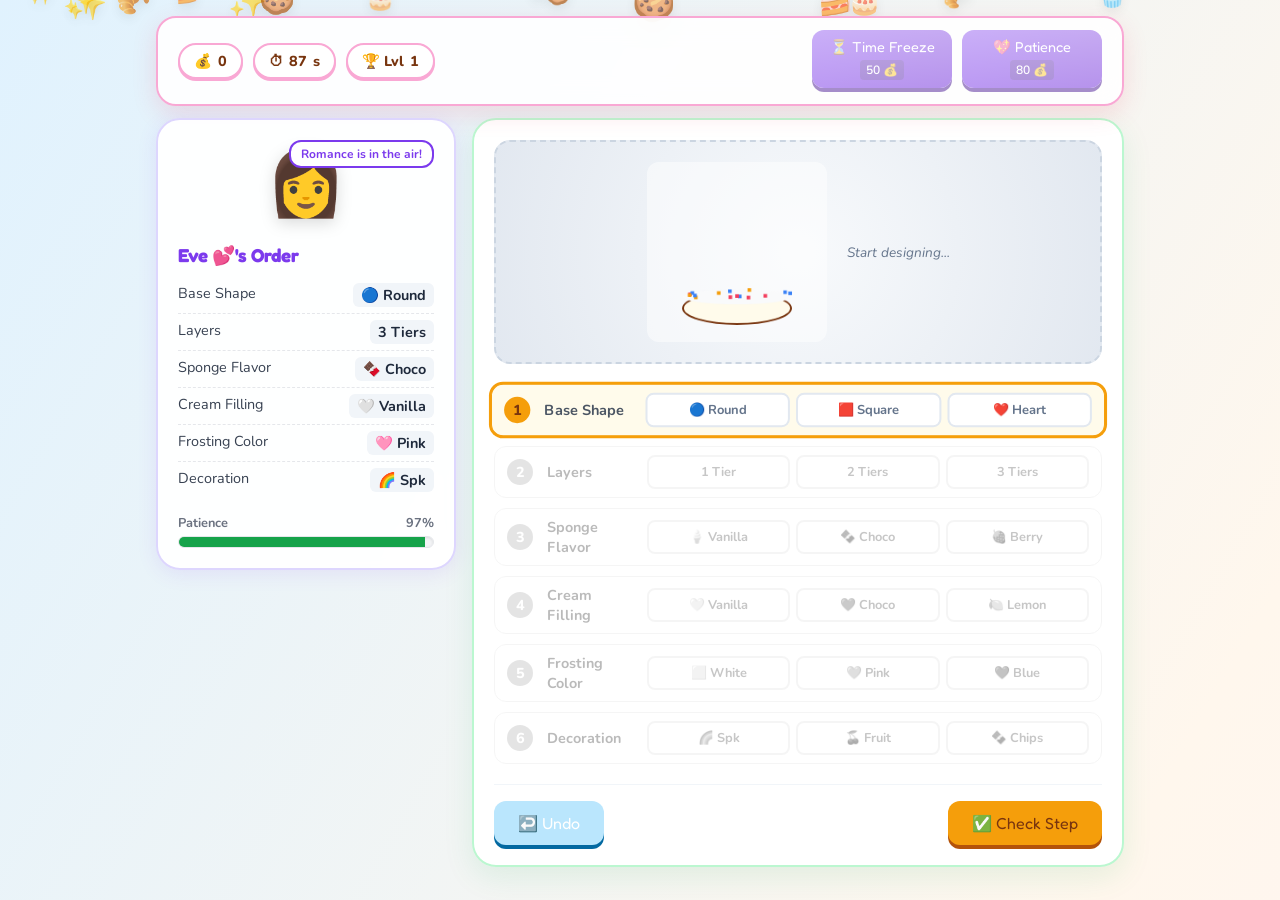
<file: index.html>
<!DOCTYPE html>
<html lang="en">
<head>
<meta charset="UTF-8">
<meta name="viewport" content="width=device-width, initial-scale=1.0">
<title>🎂 Cake Design Game: Bakery Tycoon</title>
<style>
  @import url('https://fonts.googleapis.com/css2?family=Fredoka+One&family=Nunito:wght@400;600;700;800&display=swap');

  *, *::before, *::after { box-sizing: border-box; margin: 0; padding: 0; user-select: none; }

  :root {
    --pink:    #f9a8d4;
    --rose:    #f43f5e;
    --cream:   #fff7ed;
    --brown:   #78350f;
    --warm:    #fef3c7;
    --gold:    #f59e0b;
    --lilac:   #ddd6fe;
    --purple:  #7c3aed;
    --mint:    #bbf7d0;
    --green:   #16a34a;
    --sky:     #bae6fd;
    --blue:    #0284c7;
    --dark:    #1e293b;
  }

  body {
    font-family: 'Nunito', sans-serif;
    background: var(--cream);
    min-height: 100vh;
    overflow-x: hidden;
    /* Hide scrollbar for immersive feel */
    scrollbar-width: none; 
    -ms-overflow-style: none;
  }
  body::-webkit-scrollbar { display: none; }

  /* ─────────────────────────────────────────────────────────────
     NEW: BACKGROUND ANIMATION SYSTEM
     ───────────────────────────────────────────────────────────── */
  
  /* 1. The Main Canvas Container */
  #bakery-bg {
    position: fixed; 
    inset: 0; 
    z-index: 0;
    /* Dynamic Gradient Sky Animation */
    background: linear-gradient(300deg, #ffeef8, #fff7ed, #e0f2fe);
    background-size: 180% 180%;
    animation: skyShift 20s ease infinite;
    overflow: hidden;
    pointer-events: none;
  }

  /* Animation: Sky Color Shift */
  @keyframes skyShift {
    0% { background-position: 0% 50%; }
    50% { background-position: 100% 50%; }
    100% { background-position: 0% 50%; }
  }

  /* 2. Floating Bubbles (Magical Baking Dust) */
  .bubble {
    position: absolute;
    bottom: -50px;
    background: radial-gradient(circle at 30% 30%, rgba(255,255,255,0.9), rgba(255,255,255,0.1));
    border: 1px solid rgba(255,255,255,0.4);
    border-radius: 50%;
    pointer-events: none;
    animation: floatUpBubble linear infinite;
    opacity: 0;
  }

  @keyframes floatUpBubble {
    0% { transform: translateY(0) scale(0.5); opacity: 0; }
    20% { opacity: 0.6; }
    80% { opacity: 0.6; }
    100% { transform: translateY(-120vh) scale(1.2); opacity: 0; }
  }

  /* 3. Falling Confetti/Crumbs */
  .crumb {
    position: absolute;
    top: -20px;
    font-size: 1.2rem;
    opacity: 0.7;
    pointer-events: none;
    animation: fallDown linear infinite;
    filter: drop-shadow(0 4px 6px rgba(0,0,0,0.1));
  }

  @keyframes fallDown {
    0% { transform: translateY(0) rotate(0deg); opacity: 0; }
    10% { opacity: 0.8; }
    90% { opacity: 0.8; }
    100% { transform: translateY(110vh) rotate(360deg); opacity: 0; }
  }

  /* 4. Parallax Clouds */
  .cloud {
    position: absolute;
    background: #fff;
    border-radius: 50px;
    opacity: 0.6;
    filter: blur(8px);
    animation: driftCloud linear infinite;
  }
  .cloud::after, .cloud::before {
    content: ''; position: absolute; background: inherit; border-radius: 50%;
  }
  @keyframes driftCloud {
    from { transform: translateX(-150px); }
    to { transform: translateX(110vw); }
  }

  /* ── Layout ─────────────────────────────────────────── */
  #app {
    position: relative; z-index: 1;
    max-width: 1000px;
    margin: 0 auto;
    padding: 16px;
    display: flex;
    flex-direction: column;
    gap: 12px;
  }

  /* ── Header / HUD ───────────────────────────────────── */
  header {
    display: flex; gap: 12px; flex-wrap: wrap; align-items: center;
    justify-content: space-between;
    background: rgba(255,255,255,0.9);
    backdrop-filter: blur(12px); /* Stronger blur for readability against new bg */
    border-radius: 20px;
    padding: 12px 20px;
    border: 2px solid var(--pink);
    box-shadow: 0 8px 24px rgba(244,63,94,0.15);
  }

  .stats-group { display: flex; gap: 10px; flex-wrap: wrap; }
  
  .hud-chip {
    display: flex; align-items: center; gap: 6px;
    background: white;
    border: 2px solid var(--pink);
    border-radius: 20px;
    padding: 6px 14px;
    font-weight: 800;
    font-size: 0.9rem;
    color: var(--brown);
    box-shadow: 0 2px 0 var(--pink);
    transition: transform 0.2s;
  }
  .hud-chip:hover { transform: translateY(-2px); }
  .hud-chip.urgent { border-color: var(--rose); color: var(--rose); animation: pulse 0.8s infinite; }

  @keyframes pulse { 0%{box-shadow: 0 0 0 0 rgba(244,63,94,0.4);} 70%{box-shadow: 0 0 0 10px rgba(244,63,94,0);} 100%{box-shadow: 0 0 0 0 rgba(244,63,94,0);} }

  .money-display { color: var(--gold); font-size: 1.1rem; }

  /* ── Shop Bar ───────────────────────────────────────── */
  #shop-bar {
    display: flex; gap: 10px; overflow-x: auto; padding-bottom: 4px;
    scrollbar-width: none;
  }
  .powerup-btn {
    flex: 1; min-width: 140px;
    background: linear-gradient(135deg, var(--purple), #6d28d9); 
    color: white;
    border: none; border-radius: 12px;
    padding: 8px 12px;
    font-family: 'Fredoka One', cursive;
    font-size: 0.9rem;
    cursor: pointer;
    display: flex; flex-direction: column; align-items: center; justify-content: center;
    transition: transform 0.1s, filter 0.2s, box-shadow 0.2s;
    position: relative;
    overflow: hidden;
    box-shadow: 0 4px 0 #4c1d95;
  }
  .powerup-btn::before {
    content: ''; position: absolute; top:0; left:0; width:100%; height:100%;
    background: linear-gradient(rgba(255,255,255,0.2), transparent);
    pointer-events: none;
  }
  .powerup-btn:hover:not(:disabled) { transform: translateY(-2px); filter: brightness(1.1); box-shadow: 0 6px 0 #4c1d95; }
  .powerup-btn:active:not(:disabled) { transform: translateY(2px); box-shadow: 0 2px 0 #4c1d95; }
  .powerup-btn:disabled { background: #cbd5e1; cursor: not-allowed; opacity: 0.8; box-shadow: none; }
  .powerup-cost { font-size: 0.75rem; font-family: 'Nunito', sans-serif; font-weight: 600; background: rgba(0,0,0,0.2); padding: 2px 6px; border-radius: 4px; margin-top: 4px; }

  /* ── Main Grid ───────────────────────────────────────── */
  .game-grid {
    display: grid;
    grid-template-columns: 300px 1fr;
    gap: 16px;
    align-items: start;
  }

  /* ── Left: Customer & Order ─────────────────────────── */
  .customer-panel {
    background: rgba(255,255,255,0.95);
    backdrop-filter: blur(5px);
    border-radius: 24px;
    border: 2px solid var(--lilac);
    padding: 20px;
    box-shadow: 0 4px 20px rgba(124,58,237,0.1);
  }

  .customer-visual {
    text-align: center; margin-bottom: 16px; position: relative;
  }
  .char-emoji { font-size: 4rem; animation: bop 2s ease-in-out infinite; display: block; filter: drop-shadow(0 4px 8px rgba(0,0,0,0.15)); }
  .char-bubble {
    position: absolute; top: 0; right: 0;
    background: white; border: 2px solid var(--purple);
    padding: 4px 10px; border-radius: 12px; font-size: 0.75rem;
    font-weight: 700; color: var(--purple);
    white-space: nowrap; animation: float 3s ease-in-out infinite;
  }
  
  .order-list { font-size: 0.9rem; color: #374151; }
  .order-item {
    display: flex; justify-content: space-between;
    padding: 6px 0; border-bottom: 1px dashed #e5e7eb;
  }
  .order-item:last-child { border-bottom: none; }
  .order-val { font-weight: 700; color: var(--dark); background: #f1f5f9; padding: 2px 8px; border-radius: 6px; }

  .patience-container { margin-top: 16px; }
  .patience-label { display: flex; justify-content: space-between; font-size: 0.8rem; font-weight: 700; margin-bottom: 4px; color: #6b7280; }
  .patience-track { height: 12px; background: #f3f4f6; border-radius: 6px; overflow: hidden; border: 1px solid #e5e7eb; box-shadow: inset 0 1px 3px rgba(0,0,0,0.1); }
  .patience-fill { height: 100%; width: 100%; background: var(--green); transition: width 0.5s linear, background 0.3s; position: relative; overflow: hidden;}
  /* Shimmer effect on bar */
  .patience-fill::after {
    content: ''; position: absolute; top: 0; left: 0; bottom: 0; right: 0;
    background: linear-gradient(90deg, transparent, rgba(255,255,255,0.4), transparent);
    transform: translateX(-100%);
    animation: shimmer 2s infinite;
  }
  @keyframes shimmer { 100% { transform: translateX(100%); } }

  /* ── Right: Workstation ─────────────────────────────── */
  .workstation {
    background: rgba(255,255,255,0.98);
    border-radius: 24px;
    border: 2px solid var(--mint);
    padding: 20px;
    box-shadow: 0 10px 30px rgba(22,163,74,0.1);
    display: flex; flex-direction: column; gap: 20px;
  }

  .preview-stage {
    display: flex; gap: 20px; align-items: center; justify-content: center;
    background: radial-gradient(circle, #f8fafc 0%, #e2e8f0 100%); 
    border-radius: 16px; padding: 20px;
    border: 2px dashed #cbd5e1;
    position: relative;
  }
  #cake-canvas { 
    width: 180px; height: 180px; 
    background: rgba(255,255,255,0.5);
    border-radius: 12px;
  }
  .cake-status { font-size: 0.85rem; color: #64748b; font-style: italic; max-width: 150px; text-align: center; }

  /* Step List */
  .steps-container {
    display: flex; flex-direction: column; gap: 10px;
  }
  .step-row {
    display: grid; grid-template-columns: 30px 90px 1fr;
    gap: 10px; align-items: center;
    background: white; padding: 8px 12px; border-radius: 12px;
    border: 1px solid #e5e7eb; transition: all 0.3s;
  }
  .step-row.active {
    border-color: var(--gold); background: #fffbeb;
    box-shadow: 0 0 0 2px var(--gold);
    transform: scale(1.01);
  }
  .step-row.locked { opacity: 0.4; pointer-events: none; filter: grayscale(1); }
  .step-row.done { opacity: 0.6; background: #dcfce7; border-color: #86efac; }

  .step-num {
    width: 26px; height: 26px; border-radius: 50%;
    background: var(--pink); color: white; font-weight: 800;
    display: flex; align-items: center; justify-content: center; font-size: 0.9rem;
  }
  .step-row.done .step-num { background: var(--green); }
  .step-row.active .step-num { background: var(--gold); color: var(--brown); animation: spin 0.5s ease-out; }
  @keyframes spin { 0% { transform: rotate(-45deg); } 100% { transform: rotate(0deg); } }

  .step-label { font-weight: 700; font-size: 0.9rem; color: #4b5563; }

  .options-grid { display: flex; gap: 6px; }
  
  .opt-btn {
    flex: 1; border: 2px solid #e2e8f0; border-radius: 8px;
    padding: 6px 4px; background: white; font-size: 0.8rem;
    font-weight: 700; font-family: 'Nunito'; cursor: pointer;
    transition: all 0.2s; color: #64748b;
    position: relative; overflow: hidden;
  }
  .opt-btn::after {
    content:''; position: absolute; inset:0; background: var(--purple); opacity: 0; transition: opacity 0.2s;
  }
  .opt-btn:hover:not(:disabled) { border-color: var(--gold); background: #fffbeb; transform: translateY(-2px); }
  .opt-btn.selected { 
    background: var(--purple); color: white; border-color: var(--purple); 
    box-shadow: 0 4px 10px rgba(124,58,237,0.3); transform: translateY(-2px);
  }

  /* Action Bar */
  .action-bar {
    display: flex; gap: 12px; justify-content: space-between; align-items: center;
    margin-top: auto; padding-top: 16px; border-top: 1px solid #f1f5f9;
  }
  .main-btn {
    padding: 12px 24px; border: none; border-radius: 12px;
    font-family: 'Fredoka One'; font-size: 1rem; cursor: pointer;
    color: white; transition: all 0.1s;
    box-shadow: 0 4px 0 rgba(0,0,0,0.15);
    position: relative; top: 0;
  }
  .main-btn:active { top: 4px; box-shadow: none; }
  .btn-check { background: var(--gold); color: var(--brown); box-shadow: 0 4px 0 #b45309; }
  .btn-check:active { box-shadow: 0 0 0 #b45309; top: 4px; }
  .btn-finish { background: var(--rose); box-shadow: 0 4px 0 #be123c; }
  .btn-undo { background: var(--sky); box-shadow: 0 4px 0 #0369a1; }

  /* Particles */
  .particle {
    position: absolute; pointer-events: none; border-radius: 50%;
    animation: pop 0.6s ease-out forwards; z-index: 100;
  }
  @keyframes pop {
    0% { transform: translate(0,0) scale(1); opacity: 1; }
    100% { transform: translate(var(--tx), var(--ty)) scale(0); opacity: 0; }
  }

  /* Result Overlay */
  #result-overlay {
    position: fixed; inset: 0; background: rgba(0,0,0,0.6); z-index: 50;
    display: none; align-items: center; justify-content: center; backdrop-filter: blur(8px);
  }
  .modal {
    background: white; border-radius: 24px; padding: 30px; width: 90%; max-width: 400px;
    text-align: center; animation: popIn 0.4s cubic-bezier(0.34, 1.56, 0.64, 1);
    box-shadow: 0 20px 50px rgba(0,0,0,0.2);
  }
  @keyframes popIn { from{transform:scale(0.8); opacity:0;} to{transform:scale(1); opacity:1;} }
  
  .modal-emoji { font-size: 5rem; display: block; margin-bottom: 10px; animation: bop 1s infinite; }
  .modal-title { font-family: 'Fredoka One'; font-size: 1.8rem; color: var(--dark); margin-bottom: 5px; }
  .modal-score { font-size: 2.5rem; font-weight: 900; color: var(--rose); margin: 10px 0; }
  .modal-details { text-align: left; background: #f8fafc; padding: 15px; border-radius: 12px; margin-bottom: 20px; font-size: 0.9rem; color: #475569; }

  /* Responsive */
  @media(max-width: 768px) {
    .game-grid { grid-template-columns: 1fr; }
    .preview-stage { flex-direction: column; }
    .step-row { grid-template-columns: 30px 1fr; }
    .step-label { display: none; } 
    header { flex-direction: column; align-items: stretch; }
    .stats-group { justify-content: space-between; }
  }
  
  /* Floating Animations for UI Elements */
  @keyframes bop { 0%,100%{transform:scale(1) translateY(0);} 50%{transform:scale(1.05) translateY(-5px);} }
  @keyframes float { 0%,100%{transform:translateY(0);} 50%{transform:translateY(-5px);} }
</style>
</head>
<body>

<!-- NEW ENHANCED BACKGROUND -->
<div id="bakery-bg">
  <!-- Elements injected via JS -->
</div>

<div id="app">
  <!-- HEADER -->
  <header>
    <div class="stats-group">
      <div class="hud-chip" id="score-chip">💰 <span id="score">0</span></div>
      <div class="hud-chip" id="time-chip">⏱ <span id="time">90</span>s</div>
      <div class="hud-chip">🏆 Lvl <span id="level">1</span></div>
    </div>
    
    <!-- SHOP -->
    <div id="shop-bar">
      <button class="powerup-btn" id="btn-buy-time" onclick="buyPowerUp('time')">
        <span>⏳ Time Freeze</span>
        <span class="powerup-cost">50 💰</span>
      </button>
      <button class="powerup-btn" id="btn-buy-patience" onclick="buyPowerUp('patience')">
        <span>💖 Patience</span>
        <span class="powerup-cost">80 💰</span>
      </button>
    </div>
  </header>

  <!-- MAIN GAME GRID -->
  <div class="game-grid">
    
    <!-- LEFT PANEL: Customer & Order -->
    <div class="customer-panel">
      <div class="customer-visual">
        <span class="char-emoji" id="char-emoji">👩‍🍳</span>
        <div class="char-bubble" id="char-bubble">Order up!</div>
      </div>
      
      <h3 style="font-family:'Fredoka One'; color:var(--purple); margin-bottom:10px;" id="cust-name">Customer Name</h3>
      <div class="order-list" id="order-details">
        <!-- Filled by JS -->
      </div>

      <div class="patience-container">
        <div class="patience-label">
          <span>Patience</span>
          <span id="patience-pct">100%</span>
        </div>
        <div class="patience-track">
          <div class="patience-fill" id="patience-bar"></div>
        </div>
      </div>
    </div>

    <!-- RIGHT PANEL: Workstation -->
    <div class="workstation">
      
      <!-- Preview Canvas -->
      <div class="preview-stage">
        <canvas id="cake-canvas" width="200" height="200"></canvas>
        <div class="cake-status" id="cake-status">Start designing...</div>
      </div>

      <!-- Steps -->
      <div class="steps-container" id="steps-list">
        <!-- Generated by JS -->
      </div>

      <!-- Actions -->
      <div class="action-bar">
        <button class="main-btn btn-undo" onclick="undoStep()" id="btn-undo" disabled>↩️ Undo</button>
        <button class="main-btn btn-check" onclick="checkStep()" id="btn-check">✅ Check Step</button>
        <button class="main-btn btn-finish" onclick="finishGame()" id="btn-finish" style="display:none;">🎂 Deliver!</button>
      </div>
    </div>
  </div>
</div>

<!-- RESULT MODAL -->
<div id="result-overlay">
  <div class="modal">
    <span class="modal-emoji" id="res-emoji">🎉</span>
    <div class="modal-title" id="res-title">Great Job!</div>
    <div class="modal-score" id="res-score">+150</div>
    <div class="modal-details" id="res-details"></div>
    <button class="main-btn btn-check" style="width:100%" onclick="nextLevel()">Next Customer ➡️</button>
  </div>
</div>

<script>
/** 
 * CAKE TYCOON - Updated Game Logic with Enhanced Backgrounds
 */

// --- CONFIG & DATA ---
const CUSTOMERS = [
  { name: "Alice 🌸", emoji: "👩‍🦰", msg: "I need something sweet!" },
  { name: "Bob 🤵",   emoji: "🧔",   msg: "It's a special occasion!" },
  { name: "Clara 👶", emoji: "👱‍♀️", msg: "For my little one!" },
  { name: "Dave 🥳", emoji: "🧑",   msg: "Make it big!" },
  { name: "Eve 💕",  emoji: "👩",   msg: "Romance is in the air!" },
  { name: "Frank 👨‍🍳", emoji: "👨‍🍳", msg: "I'm a critic, impress me." }
];

const STEPS_CONFIG = [
  { id: 'shape', label: 'Base Shape', opts: [
    { val: 'round', icon: '🔵 Round' }, { val: 'square', icon: '🟥 Square' }, { val: 'heart', icon: '❤️ Heart' }
  ]},
  { id: 'layers', label: 'Layers', opts: [
    { val: '1', icon: '1 Tier' }, { val: '2', icon: '2 Tiers' }, { val: '3', icon: '3 Tiers' }
  ]},
  { id: 'flavor', label: 'Sponge Flavor', opts: [
    { val: 'vanilla', icon: '🍦 Vanilla' }, { val: 'choco', icon: '🍫 Choco' }, { val: 'straw', icon: '🍓 Berry' }
  ]},
  { id: 'filling', label: 'Cream Filling', opts: [
    { val: 'vanilla', icon: '🤍 Vanilla' }, { val: 'choco', icon: '🤎 Choco' }, { val: 'lemon', icon: '🍋 Lemon' }
  ]},
  { id: 'frosting', label: 'Frosting Color', opts: [
    { val: 'white', icon: '⬜ White' }, { val: 'pink', icon: '🩷 Pink' }, { val: 'blue', icon: '💙 Blue' }
  ]},
  { id: 'deco', label: 'Decoration', opts: [
    { val: 'sprinkles', icon: '🌈 Spk' }, { val: 'fruit', icon: '🍒 Fruit' }, { val: 'choc', icon: '🍫 Chips' }
  ]}
];

const TOPPER_STEP = { 
  id: 'topper', label: 'Message Topper', opts: [
    { val: 'bday', icon: '🎂 Happy B-Day' }, { val: 'love', icon: '❤️ Love' }, { val: 'congrats', icon: '🎉 Congrats' }
  ]
};

const COLORS = {
  vanilla: '#fffbeb', choco: '#78350f', straw: '#fce7f3',
  white: '#f9fafb', pink: '#fbcfe8', blue: '#bfdbfe',
  lemon: '#fef08a'
};

// --- STATE ---
let state = {
  score: 0,
  level: 1,
  time: 90,
  patience: 100,
  order: {},
  currentStepIdx: 0,
  selections: {},
  gameActive: false,
  timerInt: null,
  patienceInt: null
};

// --- AUDIO ENGINE ---
const AudioEngine = {
  ctx: null,
  init: function() {
    if (!this.ctx) this.ctx = new (window.AudioContext || window.webkitAudioContext)();
  },
  playTone: function(freq, type='sine', dur=0.1) {
    if (!this.ctx) return;
    const osc = this.ctx.createOscillator();
    const gain = this.ctx.createGain();
    osc.type = type;
    osc.frequency.setValueAtTime(freq, this.ctx.currentTime);
    gain.gain.setValueAtTime(0.1, this.ctx.currentTime);
    gain.gain.exponentialRampToValueAtTime(0.001, this.ctx.currentTime + dur);
    osc.connect(gain);
    gain.connect(this.ctx.destination);
    osc.start();
    osc.stop(this.ctx.currentTime + dur);
  },
  playClick: function() { this.playTone(600, 'triangle', 0.05); },
  playSuccess: function() { 
    this.playTone(800, 'sine', 0.1); 
    setTimeout(()=>this.playTone(1200, 'sine', 0.2), 100);
  },
  playError: function() { 
    this.playTone(200, 'sawtooth', 0.2); 
    setTimeout(()=>this.playTone(150, 'sawtooth', 0.3), 150);
  },
  playWin: function() {
    [0, 150, 300].forEach((d, i) => {
      setTimeout(() => this.playTone(523.25 + (i*100), 'square', 0.2), d);
    });
  }
};

// --- GAME LOGIC ---

function initGame() {
  document.body.addEventListener('click', () => AudioEngine.init(), {once:true});
  renderShop();
  initBackground(); // Initialize the fancy background
  startLevel();
}

function startLevel() {
  state.gameActive = true;
  state.currentStepIdx = 0;
  state.selections = {};
  
  const baseTime = 90;
  state.time = Math.max(30, baseTime - (state.level * 2)); 
  state.patience = 100;
  
  state.order = generateOrder();
  
  document.getElementById('level').innerText = state.level;
  updateScore(0); 
  renderCustomer();
  renderSteps();
  updatePreview();
  updateHUD();
  
  clearInterval(state.timerInt);
  clearInterval(state.patienceInt);
  
  state.timerInt = setInterval(gameTick, 1000);
  state.patienceInt = setInterval(patienceTick, 100);
  
  document.getElementById('btn-finish').style.display = 'none';
  document.getElementById('btn-check').style.display = 'block';
}

function generateOrder() {
  let steps = [...STEPS_CONFIG];
  if (state.level >= 2) steps.push(TOPPER_STEP);
  
  let ord = {};
  steps.forEach(s => {
    const opt = s.opts[Math.floor(Math.random() * s.opts.length)];
    ord[s.id] = opt.val;
  });
  return ord;
}

function gameTick() {
  if (!state.gameActive) return;
  state.time--;
  if (state.time <= 0) gameOver();
  updateHUD();
}

function patienceTick() {
  if (!state.gameActive) return;
  const drain = 0.2 + (state.level * 0.05);
  state.patience = Math.max(0, state.patience - drain);
  
  if (state.patience <= 0) {
    gameOver();
  }
  updatePatienceBar();
}

function gameOver() {
  state.gameActive = false;
  clearInterval(state.timerInt);
  clearInterval(state.patienceInt);
  AudioEngine.playError();
  showModal('😢', "Time's Up!", 0, "The customer left angry.");
}

function buyPowerUp(type) {
  if (!state.gameActive) return;
  
  const cost = type === 'time' ? 50 : 80;
  if (state.score >= cost) {
    updateScore(-cost);
    AudioEngine.playClick();
    
    if (type === 'time') {
      state.time += 20;
      spawnParticles(document.getElementById('btn-buy-time'), '#3b82f6');
      showToast('+20 Seconds!', 'success');
    } else {
      state.patience = Math.min(100, state.patience + 30);
      spawnParticles(document.getElementById('btn-buy-patience'), '#f43f5e');
      showToast('Patience Restored!', 'success');
    }
    updateHUD();
    updatePatienceBar();
  } else {
    AudioEngine.playError();
    showToast('Not enough money!', 'fail');
  }
}

// --- UI RENDERERS ---

function renderShop() {
  const updateBtn = (id, cost) => {
    const btn = document.getElementById(id);
    if (state.score < cost) btn.style.opacity = '0.5';
    else btn.style.opacity = '1';
  };
  updateBtn('btn-buy-time', 50);
  updateBtn('btn-buy-patience', 80);
}

function updateScore(amt) {
  state.score += amt;
  document.getElementById('score').innerText = state.score;
  renderShop();
}

function updateHUD() {
  const timeEl = document.getElementById('time');
  timeEl.innerText = state.time;
  const chip = document.getElementById('time-chip');
  
  if (state.time < 15) {
    chip.classList.add('urgent');
    timeEl.style.color = '#f43f5e';
  } else {
    chip.classList.remove('urgent');
    timeEl.style.color = 'inherit';
  }
}

function updatePatienceBar() {
  const bar = document.getElementById('patience-bar');
  const pct = document.getElementById('patience-pct');
  const w = Math.max(0, state.patience);
  
  bar.style.width = w + '%';
  pct.innerText = Math.floor(w) + '%';
  
  if (w > 60) bar.style.background = 'var(--green)';
  else if (w > 30) bar.style.background = 'var(--gold)';
  else bar.style.background = 'var(--rose)';
}

function renderCustomer() {
  const c = CUSTOMERS[Math.floor(Math.random() * CUSTOMERS.length)];
  document.getElementById('char-emoji').innerText = c.emoji;
  document.getElementById('char-bubble').innerText = c.msg;
  document.getElementById('cust-name').innerText = c.name + "'s Order";
  
  let html = '';
  let allSteps = [...STEPS_CONFIG];
  if (state.level >= 2) allSteps.push(TOPPER_STEP);
  
  allSteps.forEach(s => {
    const label = s.label;
    const optObj = s.opts.find(o => o.val === state.order[s.id]);
    const valDisplay = optObj ? optObj.icon : state.order[s.id];
    
    html += `<div class="order-item"><span>${label}</span><span class="order-val">${valDisplay}</span></div>`;
  });
  document.getElementById('order-details').innerHTML = html;
}

function renderSteps() {
  const container = document.getElementById('steps-list');
  container.innerHTML = '';
  
  let allSteps = [...STEPS_CONFIG];
  if (state.level >= 2) allSteps.push(TOPPER_STEP);
  
  allSteps.forEach((step, idx) => {
    const isDone = idx < state.currentStepIdx;
    const isActive = idx === state.currentStepIdx;
    const isLocked = idx > state.currentStepIdx;
    
    const div = document.createElement('div');
    div.className = `step-row ${isDone ? 'done' : ''} ${isActive ? 'active' : ''} ${isLocked ? 'locked' : ''}`;
    div.innerHTML = `
      <div class="step-num">${idx + 1}</div>
      <div class="step-label">${step.label}</div>
      <div class="options-grid" id="opts-${step.id}">
        ${step.opts.map(opt => `
          <button class="opt-btn ${state.selections[step.id] === opt.val ? 'selected' : ''}" 
                  onclick="selectOption('${step.id}', '${opt.val}', this)"
                  ${isLocked || isDone ? 'disabled' : ''}>
            ${opt.icon}
          </button>
        `).join('')}
      </div>
    `;
    container.appendChild(div);
  });
  
  document.getElementById('btn-undo').disabled = state.currentStepIdx <= 0;
}

function selectOption(stepId, val, btn) {
  if (!state.gameActive) return;
  AudioEngine.playClick();
  
  const parent = btn.parentElement;
  Array.from(parent.children).forEach(c => c.classList.remove('selected'));
  btn.classList.add('selected');
  
  state.selections[stepId] = val;
  spawnParticles(btn, '#a78bfa'); 
  updatePreview();
}

function checkStep() {
  const allSteps = [...STEPS_CONFIG, ...(state.level >= 2 ? [TOPPER_STEP] : [])];
  const currentStepObj = allSteps[state.currentStepIdx];
  
  if (!currentStepObj) return;
  
  const correctVal = state.order[currentStepObj.id];
  const userVal = state.selections[currentStepObj.id];
  
  if (userVal === correctVal) {
    AudioEngine.playSuccess();
    state.currentStepIdx++;
    
    if (state.currentStepIdx >= allSteps.length) {
      document.getElementById('btn-check').style.display = 'none';
      document.getElementById('btn-finish').style.display = 'block';
      document.getElementById('cake-status').innerText = "Ready to Deliver!";
    } else {
      renderSteps();
      const activeRow = document.querySelector('.step-row.active');
      if(activeRow) activeRow.scrollIntoView({behavior:'smooth', block:'center'});
    }
  } else {
    AudioEngine.playError();
    updateScore(-5); 
    showToast(`Wrong! They wanted ${correctVal}`, 'fail');
    
    const row = document.querySelector('.step-row.active');
    row.style.animation = 'shake 0.4s';
    setTimeout(() => row.style.animation = '', 400);
  }
}

function undoStep() {
  if (state.currentStepIdx > 0) {
    state.currentStepIdx--;
    const allSteps = [...STEPS_CONFIG, ...(state.level >= 2 ? [TOPPER_STEP] : [])];
    const stepId = allSteps[state.currentStepIdx].id;
    delete state.selections[stepId];
    
    renderSteps();
    AudioEngine.playClick();
  }
}

function finishGame() {
  if (!state.gameActive) return;
  state.gameActive = false;
  clearInterval(state.timerInt);
  clearInterval(state.patienceInt);
  
  let basePoints = 100;
  let timeBonus = Math.floor(state.time * 1.5);
  let patienceBonus = Math.floor(state.patience * 1.5);
  
  let details = `<div>Base Score: +${basePoints}</div>`;
  const total = basePoints + timeBonus + patienceBonus;
  
  details += `<div>Time Bonus: +${timeBonus}</div>`;
  details += `<div>Patience Bonus: +${patienceBonus}</div>`;
  
  updateScore(total);
  AudioEngine.playWin();
  showModal('🎉', 'Delicious!', total, details);
  
  if (state.score > state.level * 300) {
    state.level++;
    showToast(`Level Up! Welcome to Level ${state.level}`, 'info');
  }
}

function showModal(emoji, title, score, details) {
  document.getElementById('res-emoji').innerText = emoji;
  document.getElementById('res-title').innerText = title;
  document.getElementById('res-score').innerText = '+' + score;
  document.getElementById('res-score').style.color = score > 0 ? 'var(--rose)' : 'var(--dark)';
  document.getElementById('res-details').innerHTML = details;
  document.getElementById('result-overlay').style.display = 'flex';
}

function nextLevel() {
  document.getElementById('result-overlay').style.display = 'none';
  startLevel();
}

// --- VISUAL EFFECTS ---

function spawnParticles(el, color) {
  const rect = el.getBoundingClientRect();
  const center = { x: rect.left + rect.width/2, y: rect.top + rect.height/2 };
  
  for(let i=0; i<8; i++) {
    const p = document.createElement('div');
    p.className = 'particle';
    p.style.left = center.x + 'px';
    p.style.top = center.y + 'px';
    p.style.width = (6 + Math.random()*6) + 'px';
    p.style.height = p.style.width;
    p.style.background = color;
    
    const angle = Math.random() * Math.PI * 2;
    const dist = 30 + Math.random() * 30;
    const tx = Math.cos(angle) * dist + 'px';
    const ty = Math.sin(angle) * dist + 'px';
    
    p.style.setProperty('--tx', tx);
    p.style.setProperty('--ty', ty);
    
    document.body.appendChild(p);
    setTimeout(() => p.remove(), 600);
  }
}

function showToast(msg, type) {
  const t = document.createElement('div');
  t.innerText = msg;
  t.style.position = 'fixed';
  t.style.bottom = '80px';
  t.style.left = '50%';
  t.style.transform = 'translateX(-50%)';
  t.style.background = type === 'success' ? 'var(--green)' : (type === 'fail' ? 'var(--rose)' : 'var(--blue)');
  t.style.color = 'white';
  t.style.padding = '10px 20px';
  t.style.borderRadius = '20px';
  t.style.fontWeight = 'bold';
  t.style.zIndex = '200';
  t.style.boxShadow = '0 4px 12px rgba(0,0,0,0.2)';
  t.style.animation = 'floatUp 2s forwards';
  
  document.body.appendChild(t);
  setTimeout(() => t.remove(), 2000);
}

// --- BACKGROUND GENERATOR (The Fancy Part) ---
function initBackground() {
  const bg = document.getElementById('bakery-bg');
  const emojis = ['🎂', '🧁', '🍩', '🍪', '🥐', '🍰', '✨', '💖'];

  // 1. Create Parallax Clouds
  for(let i=0; i<5; i++) {
    const cloud = document.createElement('div');
    cloud.className = 'cloud';
    const w = 60 + Math.random() * 100;
    cloud.style.width = w + 'px';
    cloud.style.height = (w * 0.6) + 'px';
    cloud.style.top = (Math.random() * 40) + '%';
    cloud.style.left = -200 + 'px';
    // Randomize animation duration for speed variation (Parallax feel)
    const duration = 20 + Math.random() * 40; 
    cloud.style.animationDuration = duration + 's';
    cloud.style.zIndex = Math.floor(Math.random() * 2); // Some behind, some slightly forward
    bg.appendChild(cloud);
  }

  // 2. Create Falling Items (Crumbs/Decor)
  for(let i=0; i<15; i++) {
    const crumb = document.createElement('div');
    crumb.className = 'crumb';
    crumb.innerText = emojis[Math.floor(Math.random() * emojis.length)];
    crumb.style.left = Math.random() * 100 + 'vw';
    crumb.style.fontSize = (0.8 + Math.random() * 1.5) + 'rem';
    crumb.style.animationDuration = (10 + Math.random() * 20) + 's';
    crumb.style.animationDelay = (Math.random() * 10) + 's';
    bg.appendChild(crumb);
  }

  // 3. Create Rising Bubbles (Magical Dust)
  for(let i=0; i<10; i++) {
    const bubble = document.createElement('div');
    bubble.className = 'bubble';
    const size = 10 + Math.random() * 30;
    bubble.style.width = size + 'px';
    bubble.style.height = size + 'px';
    bubble.style.left = Math.random() * 100 + 'vw';
    bubble.style.animationDuration = (8 + Math.random() * 12) + 's';
    bubble.style.animationDelay = (Math.random() * 5) + 's';
    bg.appendChild(bubble);
  }
}

// --- CANVAS DRAWING ---

function updatePreview() {
  const canvas = document.getElementById('cake-canvas');
  const ctx = canvas.getContext('2d');
  ctx.clearRect(0, 0, 200, 200);
  
  const shape = state.selections.shape || 'round';
  const layers = parseInt(state.selections.layers) || 1;
  const flavor = state.selections.flavor || 'vanilla';
  const frosting = state.selections.frosting || 'white';
  const deco = state.selections.deco || 'sprinkles';
  
  const spongeColor = COLORS[flavor] || '#fef3c7';
  const frostColor = COLORS[frosting] || '#fff';
  
  const baseX = 100;
  const baseY = 180;
  const layerH = 35;
  
  // Draw Layers
  for(let i=0; i<layers; i++) {
    const y = baseY - (i * layerH);
    const width = 120 - (i * 15); 
    const halfW = width / 2;
    
    ctx.fillStyle = spongeColor;
    ctx.strokeStyle = '#78350f';
    ctx.lineWidth = 2;
    
    if (shape === 'square') {
      ctx.fillRect(baseX - halfW, y - layerH, width, layerH);
      ctx.strokeRect(baseX - halfW, y - layerH, width, layerH);
      ctx.fillStyle = frostColor;
      ctx.fillRect(baseX - halfW, y - layerH, width, 10);
    } else if (shape === 'heart') {
      drawHeartShape(ctx, baseX, y - layerH/2, halfW, layerH, spongeColor);
      ctx.stroke();
      drawHeartShape(ctx, baseX, y - layerH/2, halfW, 10, frostColor);
    } else {
      // Round
      ctx.beginPath();
      ctx.ellipse(baseX, y - layerH/2, halfW, layerH/2, 0, 0, Math.PI*2);
      ctx.fill();
      ctx.stroke();
      ctx.beginPath();
      ctx.ellipse(baseX, y - layerH + 5, halfW, 8, 0, 0, Math.PI*2);
      ctx.fillStyle = frostColor;
      ctx.fill();
    }
  }
  
  // Decoration
  const topY = baseY - (layers * layerH);
  const topWidth = 120 - ((layers-1) * 15);
  
  if (deco === 'sprinkles') {
    for(let k=0; k<15; k++) {
      ctx.fillStyle = ['#f43f5e','#f59e0b','#3b82f6'][Math.floor(Math.random()*3)];
      ctx.fillRect(baseX - topWidth/2 + Math.random()*topWidth, topY - 5 + Math.random()*10, 4, 4);
    }
  } else if (deco === 'fruit') {
    ctx.fillStyle = '#dc2626';
    for(let k=0; k<5; k++) {
      ctx.beginPath();
      ctx.arc(baseX - topWidth/3 + (k*20), topY, 6, 0, Math.PI*2);
      ctx.fill();
    }
  } else if (deco === 'choc') {
    ctx.fillStyle = '#451a03';
    for(let k=0; k<8; k++) {
      ctx.beginPath();
      ctx.arc(baseX - topWidth/2 + 15 + k*12, topY, 3, 0, Math.PI*2);
      ctx.fill();
    }
  }
  
  // Topper
  if (state.level >= 2 && state.selections.topper) {
    ctx.font = "bold 14px 'Fredoka One', sans-serif";
    ctx.textAlign = 'center';
    ctx.fillStyle = '#4b5563';
    
    let text = "";
    if (state.selections.topper === 'bday') text = "HAPPY B-DAY";
    else if (state.selections.topper === 'love') text = "LOVE";
    else if (state.selections.topper === 'congrats') text = "CONGRATS";
    
    const metrics = ctx.measureText(text);
    const bw = metrics.width + 20;
    ctx.fillStyle = 'white';
    ctx.fillRect(baseX - bw/2, topY - 25, bw, 18);
    ctx.strokeStyle = '#cbd5e1';
    ctx.strokeRect(baseX - bw/2, topY - 25, bw, 18);
    
    ctx.fillStyle = '#f43f5e';
    ctx.fillText(text, baseX, topY - 13);
  }
}

function drawHeartShape(ctx, x, y, w, h, color) {
  ctx.beginPath();
  const topCurveHeight = h * 0.3;
  ctx.moveTo(x, y + topCurveHeight);
  ctx.bezierCurveTo(x, y, x - w, y, x - w, y + topCurveHeight);
  ctx.bezierCurveTo(x - w, y + (h + topCurveHeight) / 2, x, y + (h + topCurveHeight) / 2, x, y + h);
  ctx.bezierCurveTo(x, y + (h + topCurveHeight) / 2, x + w, y + (h + topCurveHeight) / 2, x + w, y + topCurveHeight);
  ctx.bezierCurveTo(x + w, y, x, y, x, y + topCurveHeight);
  ctx.fillStyle = color;
  ctx.fill();
}

// Start
initGame();

</script>
</body>
</html>
</file>
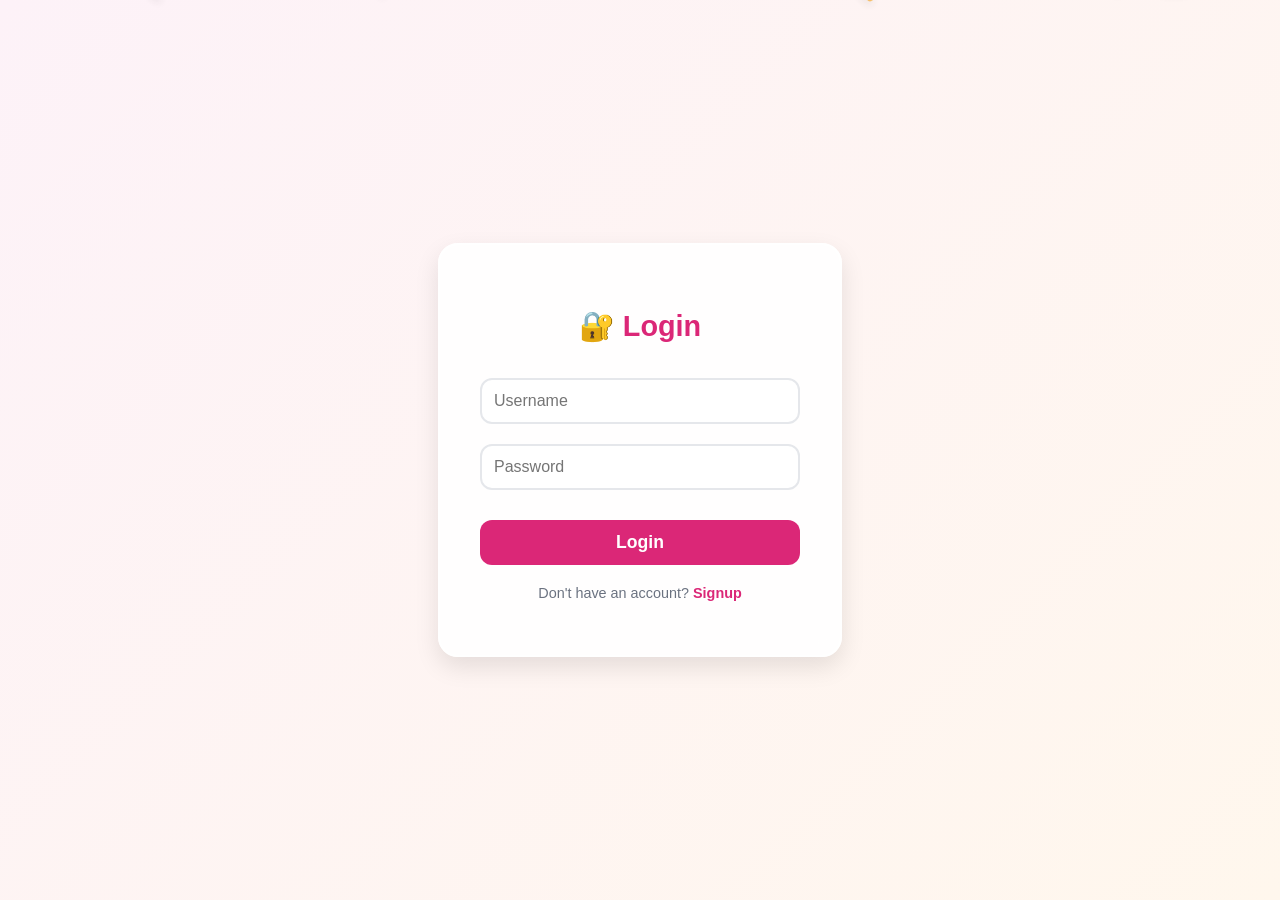
<file: login.html>
<!DOCTYPE html>
<html>
<head>
    <title>Login</title>
    <style>
        /* ───────────────────────────────────────
           BASIC PAGE SETUP
           ─────────────────────────────────────── */
        body {
            margin: 0;
            padding: 0;
            height: 100vh;
            display: flex;
            justify-content: center;
            align-items: center;
            background: linear-gradient(135deg, #fdf2f8 0%, #fff7ed 100%); /* Soft pink/cream */
            font-family: 'Segoe UI', Tahoma, Geneva, Verdana, sans-serif;
            overflow: hidden; /* Hide scrollbars for the background effect */
            position: relative;
        }

        /* ───────────────────────────────────────
           ANIMATED BACKGROUND (Treats Rain)
           ─────────────────────────────────────── */
        .treats-container {
            position: absolute;
            top: 0;
            left: 0;
            width: 100%;
            height: 100%;
            z-index: 0; /* Behind everything */
            pointer-events: none; /* Click through to the form */
            overflow: hidden;
        }

        .treat {
            position: absolute;
            top: -10%; /* Start just above screen */
            font-size: 2rem;
            animation: fall linear infinite;
            opacity: 0.8;
            filter: drop-shadow(0 4px 4px rgba(0,0,0,0.1));
        }

        @keyframes fall {
            0% {
                transform: translateY(0) rotate(0deg);
            }
            100% {
                transform: translateY(110vh) rotate(360deg);
            }
        }

        /* ───────────────────────────────────────
           LOGIN FORM STYLING
           ─────────────────────────────────────── */
        .form-box {
            background: rgba(255, 255, 255, 0.9);
            backdrop-filter: blur(10px);
            padding: 40px;
            border-radius: 20px;
            width: 320px;
            text-align: center;
            box-shadow: 0 10px 25px rgba(0,0,0,0.1);
            border: 2px solid #fff;
            z-index: 10; /* Sit on top of background */
            position: relative;
        }

        h2 {
            color: #db2777; /* Pink */
            margin-bottom: 25px;
            font-size: 1.8rem;
            font-family: 'Fredoka One', cursive, sans-serif; /* Fun font */
        }

        input {
            width: 100%;
            padding: 12px;
            margin: 10px 0;
            border: 2px solid #e5e7eb;
            border-radius: 12px;
            background: #fff;
            color: #374151;
            font-size: 1rem;
            outline: none;
            transition: all 0.3s;
            box-sizing: border-box; /* Fixes padding width issues */
        }

        input:focus {
            border-color: #f472b6;
            box-shadow: 0 0 0 4px rgba(244, 114, 182, 0.1);
        }

        button[type="submit"] {
            width: 100%;
            padding: 12px;
            margin-top: 20px;
            border: none;
            border-radius: 12px;
            background: #db2777; /* Pink Button */
            color: white;
            font-size: 1.1rem;
            font-weight: bold;
            cursor: pointer;
            transition: transform 0.2s, background 0.2s;
            font-family: 'Fredoka One', cursive, sans-serif;
        }

        button[type="submit"]:hover {
            background: #be185d;
            transform: translateY(-2px);
            box-shadow: 0 4px 12px rgba(219, 39, 119, 0.3);
        }

        button[type="submit"]:active {
            transform: translateY(0);
        }

        p {
            color: #6b7280;
            font-size: 0.9rem;
            margin-top: 20px;
        }

        a {
            color: #db2777;
            text-decoration: none;
            font-weight: bold;
        }

        a:hover {
            text-decoration: underline;
        }

    </style>
</head>
<body>

    <!-- Animated Background Container -->
    <div class="treats-container" id="treatsContainer"></div>

    <div class="form-box">
        <h2>🔐 Login</h2>

        <!-- ✅ FIXED FORM -->
        <form method="POST" action="/login">
            <input type="text" name="username" placeholder="Username" required>
            <input type="password" name="password" placeholder="Password" required>

            <button type="submit">Login</button>
        </form>

        <p>Don't have an account? <a href="/signup">Signup</a></p>
    </div>

    <script>
        // List of items to fall in the background
        const treats = [
            '🎂', '🍰', '🧁', '🍩', '🍪', '🍫', 
            '🍬', '🍭', '☕', '🥐', '🥯', '🧇'
        ];

        const container = document.getElementById('treatsContainer');

        function createFallingTreat() {
            const treat = document.createElement('div');
            treat.classList.add('treat');
            
            // Pick a random treat emoji
            treat.textContent = treats[Math.floor(Math.random() * treats.length)];
            
            // Random horizontal position (0% to 100%)
            treat.style.left = Math.random() * 100 + 'vw';
            
            // Random size variation
            const size = Math.random() * 1.5 + 1; // 1x to 2.5x
            treat.style.fontSize = (2 * size) + 'rem';
            
            // Random animation duration (speed of falling)
            const duration = Math.random() * 5 + 5; // 5s to 10s
            treat.style.animationDuration = duration + 's';
            
            // Random animation delay so they don't all fall at once
            treat.style.animationDelay = Math.random() * 5 + 's';

            container.appendChild(treat);

            // Remove element after animation finishes to clean up DOM
            setTimeout(() => {
                treat.remove();
            }, (duration + 5) * 1000);
        }

        // Create initial batch
        for(let i=0; i<30; i++) {
            createFallingTreat();
        }

        // Continually add new treats
        setInterval(createFallingTreat, 400);

    </script>
</body>
</html>
</file>
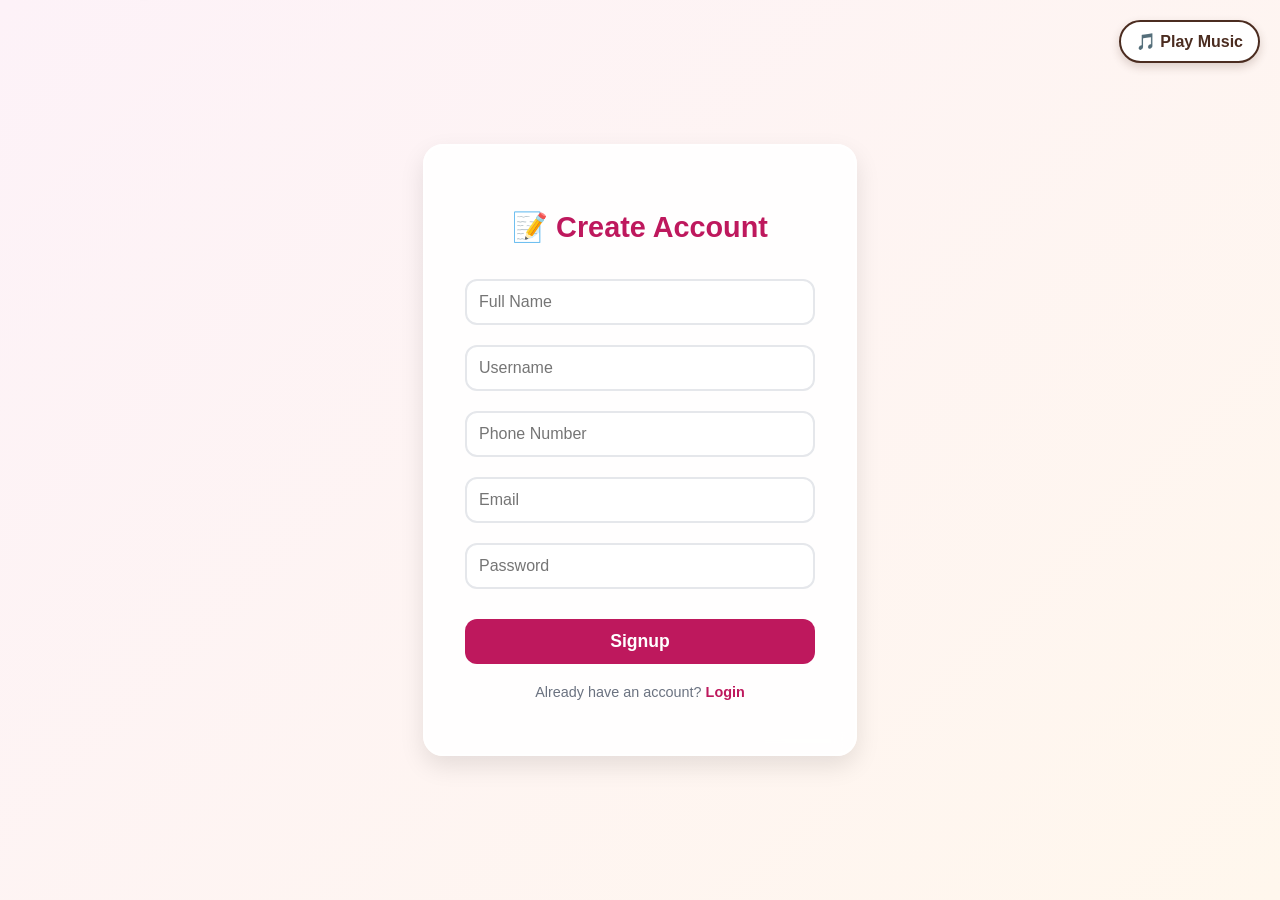
<file: signup.html>
<!DOCTYPE html>
<html>
<head>
    <title>Signup</title>
    <style>
        /* ───────────────────────────────────────
           BASIC PAGE SETUP (Warm Chocolate Theme)
           ─────────────────────────────────────── */
        body {
            margin: 0;
            padding: 0;
            min-height: 100vh;
            display: flex;
            justify-content: center;
            align-items: center;
            background: linear-gradient(135deg, #fdf2f8 0%, #fff7ed 100%); /* Soft Pink/Cream */
            font-family: 'Segoe UI', Tahoma, Geneva, Verdana, sans-serif;
            overflow-x: hidden;
            position: relative;
        }

        /* ───────────────────────────────────────
           ANIMATED BACKGROUND (Treats Rain)
           ─────────────────────────────────────── */
        .treats-container {
            position: fixed;
            top: 0;
            left: 0;
            width: 100%;
            height: 100%;
            z-index: 0;
            pointer-events: none;
            overflow: hidden;
        }

        .treat {
            position: absolute;
            top: -10%;
            font-size: 2rem;
            animation: fall linear infinite;
            opacity: 0.8;
            filter: drop-shadow(0 4px 4px rgba(0,0,0,0.1));
        }

        @keyframes fall {
            0% { transform: translateY(0) rotate(0deg); }
            100% { transform: translateY(110vh) rotate(360deg); }
        }

        /* ───────────────────────────────────────
           MUSIC BUTTON STYLES
           ─────────────────────────────────────── */
        .music-btn {
            position: absolute;
            top: 20px;
            right: 20px;
            background: #fff;
            border: 2px solid #4b2c20; /* Dark Chocolate Border */
            color: #4b2c20;
            padding: 10px 15px;
            border-radius: 50px;
            cursor: pointer;
            font-size: 1rem;
            font-weight: bold;
            z-index: 100;
            display: flex;
            align-items: center;
            gap: 8px;
            box-shadow: 0 4px 10px rgba(75, 44, 32, 0.2);
            transition: all 0.3s ease;
        }

        .music-btn:hover {
            background: #4b2c20;
            color: #fff;
            transform: scale(1.05);
        }

        .music-btn.playing {
            background: #d97706; /* Chocolate Orange */
            color: white;
            border-color: #b45309;
            animation: pulse 2s infinite;
        }

        @keyframes pulse {
            0% { box-shadow: 0 0 0 0 rgba(217, 119, 6, 0.7); }
            70% { box-shadow: 0 0 0 10px rgba(217, 119, 6, 0); }
            100% { box-shadow: 0 0 0 0 rgba(217, 119, 6, 0); }
        }

        /* ───────────────────────────────────────
           SIGNUP FORM STYLING
           ─────────────────────────────────────── */
        .form-box {
            background: rgba(255, 255, 255, 0.9);
            backdrop-filter: blur(10px);
            -webkit-backdrop-filter: blur(10px);
            padding: 40px;
            border-radius: 20px;
            width: 350px; /* Wider for signup fields */
            max-width: 90%;
            text-align: center;
            box-shadow: 0 10px 25px rgba(0,0,0,0.1);
            border: 2px solid #fff;
            z-index: 10;
            position: relative;
        }

        h2 {
            color: #be185d; /* Dark Pink/Red */
            margin-bottom: 25px;
            font-size: 1.8rem;
            font-family: 'Fredoka One', cursive, sans-serif;
        }

        input {
            width: 100%;
            padding: 12px;
            margin: 10px 0;
            border: 2px solid #e5e7eb;
            border-radius: 12px;
            background: #fff;
            color: #374151;
            font-size: 1rem;
            outline: none;
            transition: all 0.3s;
            box-sizing: border-box;
        }

        input:focus {
            border-color: #f472b6;
            box-shadow: 0 0 0 4px rgba(244, 114, 182, 0.1);
        }

        button[type="submit"] {
            width: 100%;
            padding: 12px;
            margin-top: 20px;
            border: none;
            border-radius: 12px;
            background: #be185d; /* Deep Pink */
            color: white;
            font-size: 1.1rem;
            font-weight: bold;
            cursor: pointer;
            transition: transform 0.2s, background 0.2s;
            font-family: 'Fredoka One', cursive, sans-serif;
        }

        button[type="submit"]:hover {
            background: #9d174d;
            transform: translateY(-2px);
            box-shadow: 0 4px 12px rgba(190, 24, 93, 0.3);
        }

        button[type="submit"]:active {
            transform: translateY(0);
        }

        p {
            color: #6b7280;
            font-size: 0.9rem;
            margin-top: 20px;
        }

        a {
            color: #be185d;
            text-decoration: none;
            font-weight: bold;
        }

        a:hover {
            text-decoration: underline;
        }

    </style>
</head>
<body>

    <!-- Music Toggle Button -->
    <button class="music-btn" id="musicBtn" onclick="toggleMusic()">
        🎵 Play Music
    </button>

    <!-- Animated Background Container -->
    <div class="treats-container" id="treatsContainer"></div>

    <div class="form-box">
        <h2>📝 Create Account</h2>

        <form method="POST">
            <input type="text" name="name" placeholder="Full Name" required>
            <input type="text" name="username" placeholder="Username" required>
            <input type="text" name="phone" placeholder="Phone Number" required>
            <input type="email" name="email" placeholder="Email" required>
            <input type="password" name="password" placeholder="Password" required>

            <button type="submit">Signup</button>
        </form>

        <p>Already have an account? <a href="/login">Login</a></p>
    </div>

    <script>
        // ───────────────────────────────────────
        // 1. FALLING TREATS BACKGROUND
        // ───────────────────────────────────────
        const treats = [
            '🎂', '🍰', '🧁', '🍩', '🍪', '🍫', 
            '🍬', '🍭', '☕', '🥐', '🥯', '🧇'
        ];

        const container = document.getElementById('treatsContainer');

        function createFallingTreat() {
            const treat = document.createElement('div');
            treat.classList.add('treat');
            
            treat.textContent = treats[Math.floor(Math.random() * treats.length)];
            
            treat.style.left = Math.random() * 100 + 'vw';
            
            const size = Math.random() * 1.5 + 1;
            treat.style.fontSize = (2 * size) + 'rem';
            
            const duration = Math.random() * 5 + 5;
            treat.style.animationDuration = duration + 's';
            
            treat.style.animationDelay = Math.random() * 5 + 's';

            container.appendChild(treat);

            setTimeout(() => {
                treat.remove();
            }, (duration + 5) * 1000);
        }

        // Create initial batch
        for(let i=0; i<30; i++) {
            createFallingTreat();
        }

        // Continually add new treats
        setInterval(createFallingTreat, 400);


        // ───────────────────────────────────────
        // 2. CHOCOLATE MUSIC SYNTHESIZER
        // ───────────────────────────────────────
        let audioCtx;
        let isPlaying = false;
        let sequencerInterval;
        let noteIndex = 0;

        // A "Chocolate" mood scale (Low, warm, slightly jazzy)
        // Frequencies for A Minor Pentatonic
        const melodyNotes = [
            110.00, // A2 (Deep Bass)
            130.81, // C3
            146.83, // D3
            164.81, // E3
            196.00, // G3
            220.00, // A3
            164.81, // E3
            130.81  // C3
        ];

        function initAudio() {
            if (!audioCtx) {
                const AudioContext = window.AudioContext || window.webkitAudioContext;
                audioCtx = new AudioContext();
            }
        }

        function playTone(freq, type = 'triangle', duration = 0.4) {
            if (!audioCtx) return;
            
            const osc = audioCtx.createOscillator();
            const gainNode = audioCtx.createGain();
            
            osc.type = type; 
            osc.frequency.setValueAtTime(freq, audioCtx.currentTime);
            
            // Smooth Envelope
            gainNode.gain.setValueAtTime(0, audioCtx.currentTime);
            gainNode.gain.linearRampToValueAtTime(0.2, audioCtx.currentTime + 0.05);
            gainNode.gain.exponentialRampToValueAtTime(0.001, audioCtx.currentTime + duration);
            
            osc.connect(gainNode);
            gainNode.connect(audioCtx.destination);
            
            osc.start();
            osc.stop(audioCtx.currentTime + duration);
        }

        function playBass() {
            // A soft "heartbeat" kick drum
            if (!audioCtx) return;
            const osc = audioCtx.createOscillator();
            const gain = audioCtx.createGain();
            
            osc.frequency.setValueAtTime(80, audioCtx.currentTime);
            osc.frequency.exponentialRampToValueAtTime(0.01, audioCtx.currentTime + 0.5);
            
            gain.gain.setValueAtTime(0.3, audioCtx.currentTime);
            gain.gain.exponentialRampToValueAtTime(0.001, audioCtx.currentTime + 0.5);
            
            osc.connect(gain);
            gain.connect(audioCtx.destination);
            
            osc.start();
            osc.stop(audioCtx.currentTime + 0.5);
        }

        function playMusicLoop() {
            if (!isPlaying) return;

            // Play a note from the melody
            const freq = melodyNotes[noteIndex % melodyNotes.length];
            playTone(freq, 'triangle', 0.5);

            // Play bass every other note
            if (noteIndex % 2 === 0) {
                playBass();
            }

            noteIndex++;
        }

        function toggleMusic() {
            const btn = document.getElementById('musicBtn');
            
            if (!isPlaying) {
                // START
                initAudio();
                
                // Resume context if suspended (browser policy)
                if (audioCtx.state === 'suspended') {
                    audioCtx.resume();
                }

                isPlaying = true;
                btn.textContent = "🎵 Stop Music";
                btn.classList.add('playing');
                
                // Play loop every 400ms
                sequencerInterval = setInterval(playMusicLoop, 400);
                
                // Play a tone immediately for feedback
                playTone(220, 'sine', 0.2);

            } else {
                // STOP
                isPlaying = false;
                btn.textContent = "🎵 Play Music";
                btn.classList.remove('playing');
                
                clearInterval(sequencerInterval);
            }
        }
    </script>
</body>
</html>
</file>
